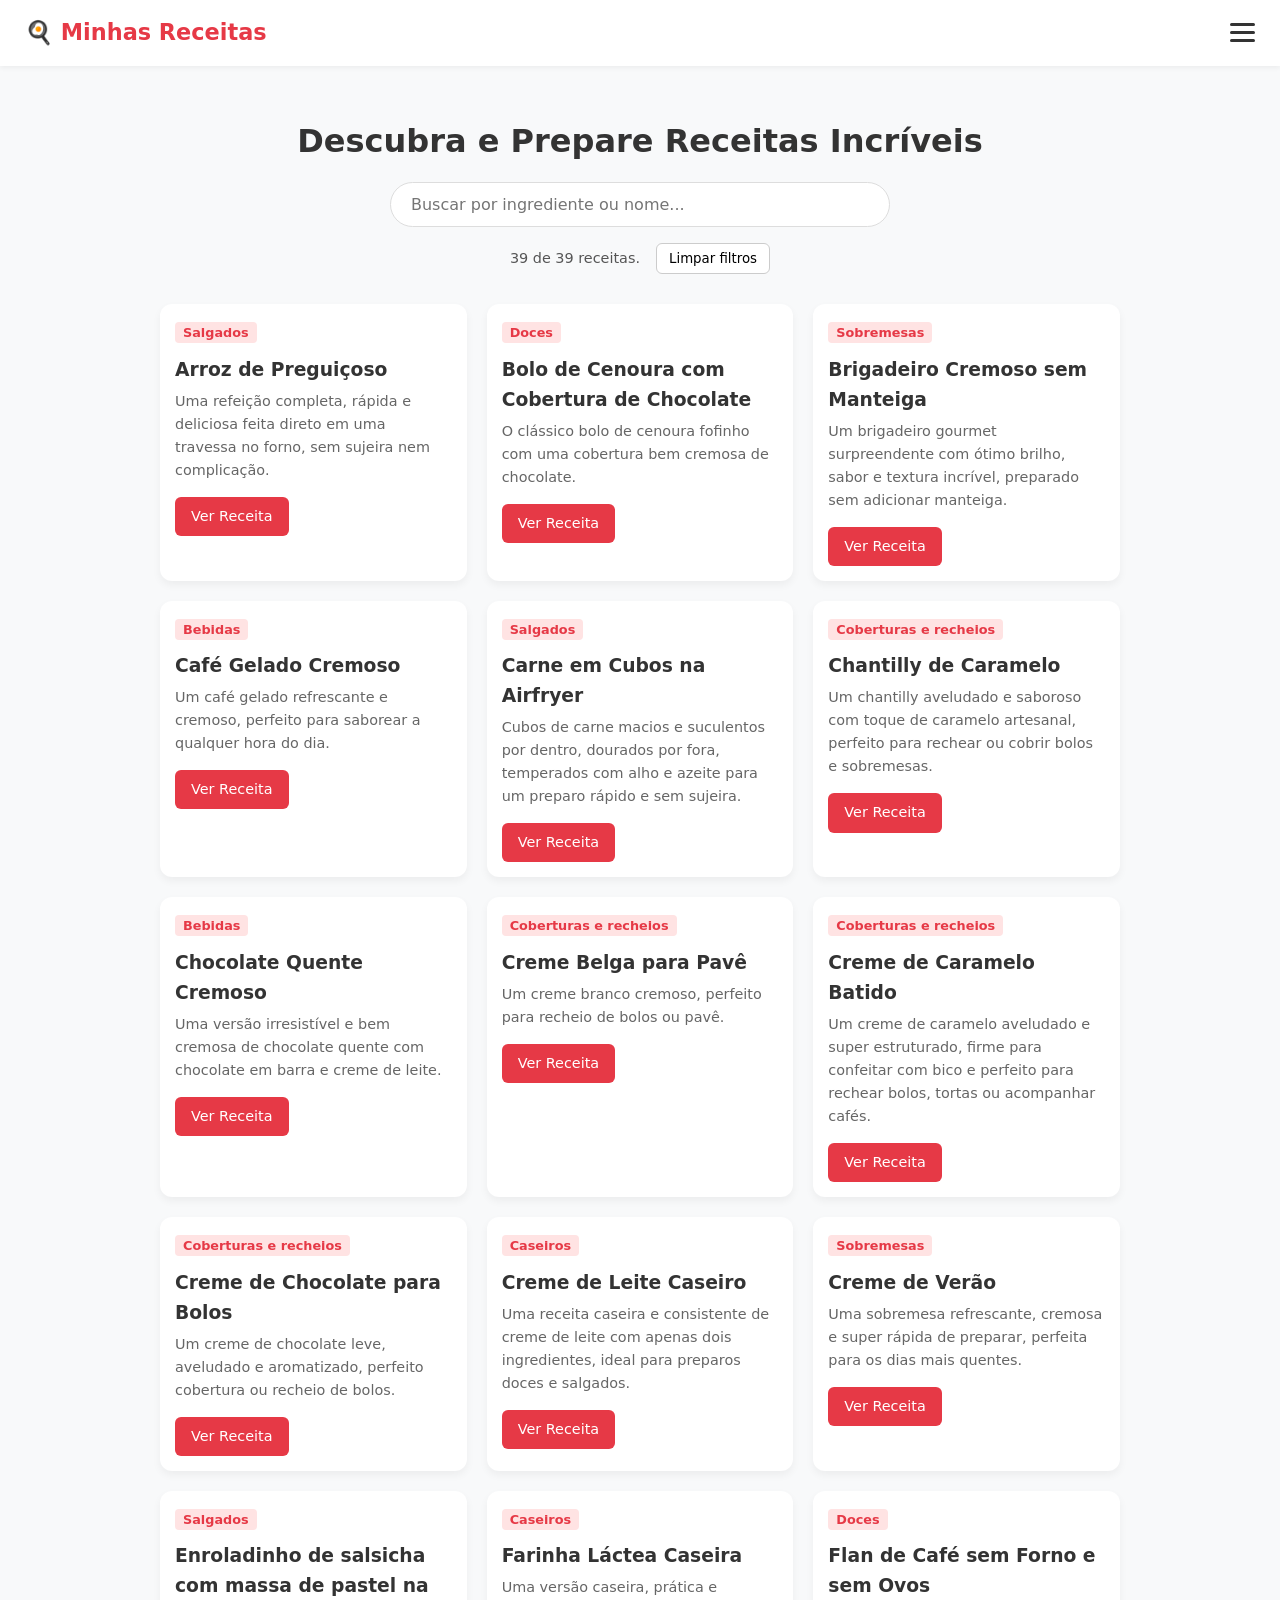
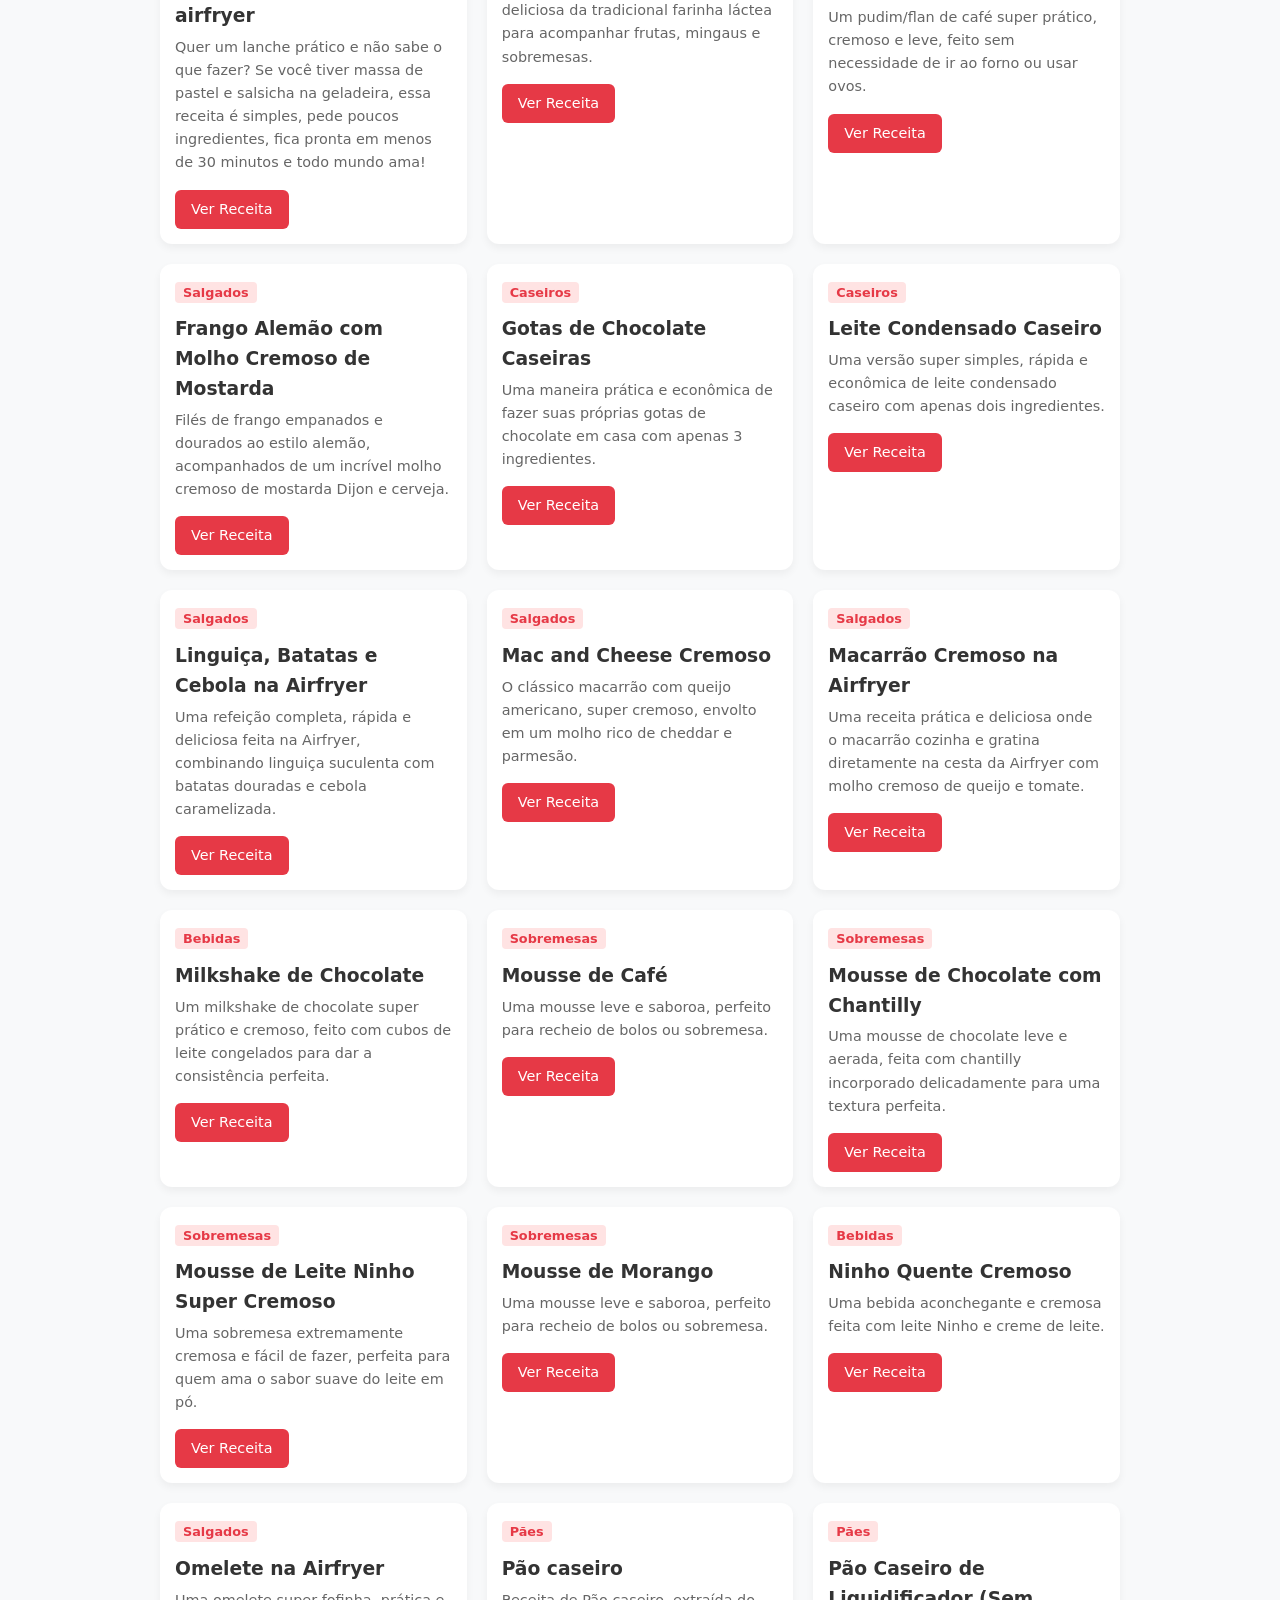
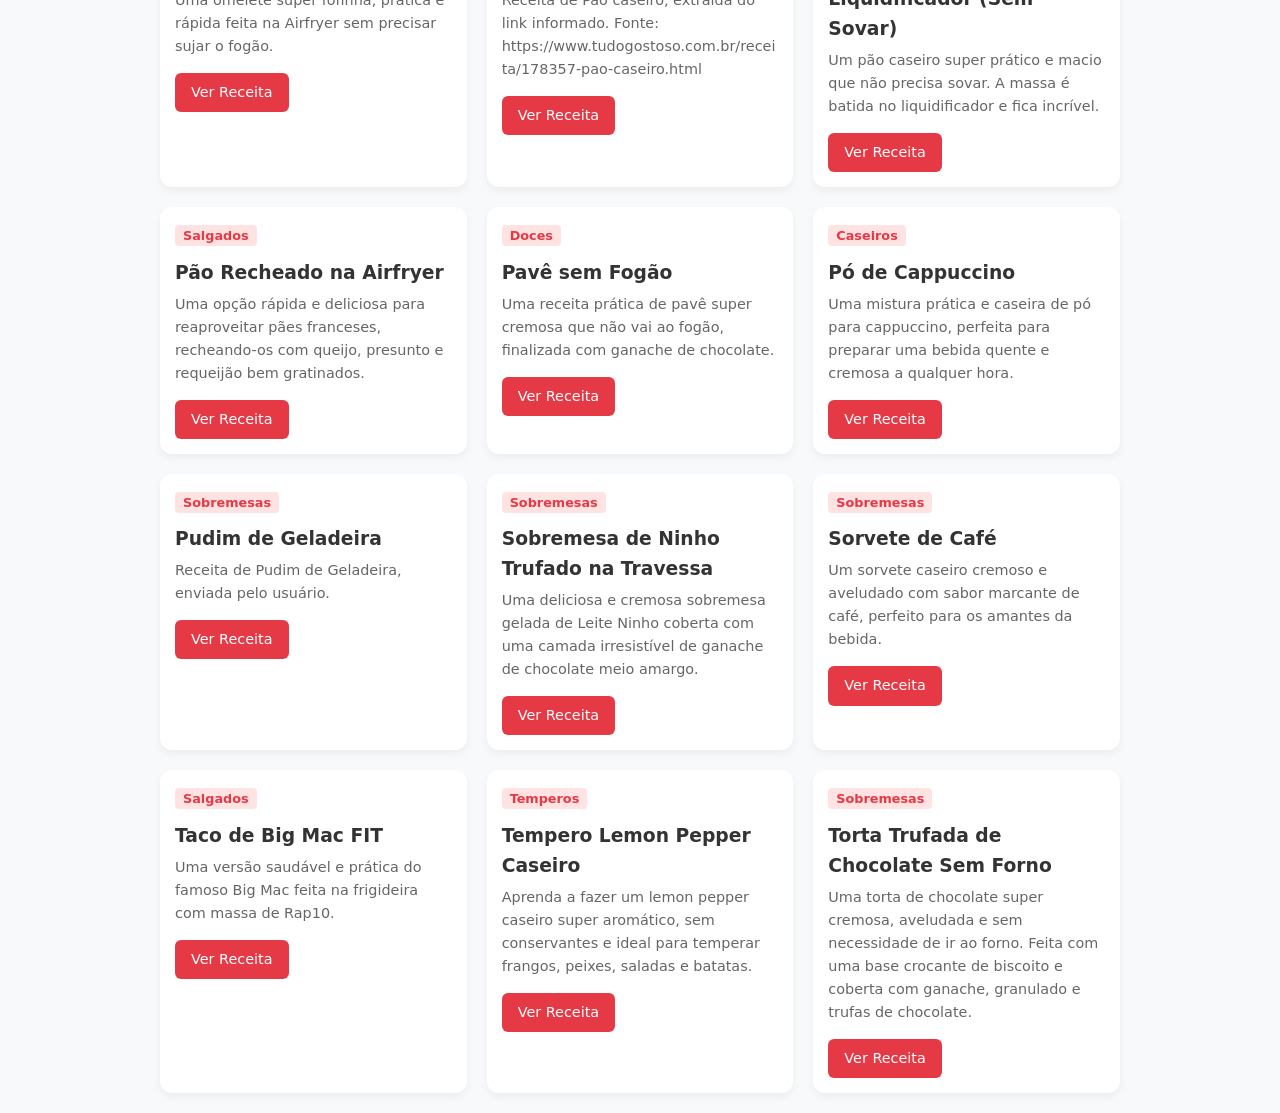
<file: index.html>
<!doctype html>
<html lang="pt-BR"><head><meta charset="utf-8"><meta name="viewport" content="width=device-width,initial-scale=1"><title>Minhas Receitas</title><link rel="stylesheet" href="style.css"><script src="receitas.js?v=remote-1" defer></script><script src="catalogo.js?v=remote-1" defer></script></head>
<body><header class="navbar"><div class="logo"><a href="index.html">🍳 Minhas Receitas</a></div><button class="hamburger-btn" id="hamburgerBtn" aria-label="Abrir categorias" aria-expanded="false" aria-controls="navMenu"><span></span><span></span><span></span></button><nav class="nav-menu" id="navMenu"><h3>Categorias</h3><ul id="categorias"></ul><hr><ul><li><a href="sobre.html">Sobre o Site</a></li></ul></nav></header>
<main class="container"><section class="hero"><h1>Descubra e Prepare Receitas Incríveis</h1><label class="sr-only" for="searchInput">Buscar por ingrediente ou nome</label><input type="search" id="searchInput" placeholder="Buscar por ingrediente ou nome..."><div class="filtros"><p id="catalogoStatus" role="status">Carregando catálogo…</p><button id="limparFiltros" type="button">Limpar filtros</button></div></section><p id="catalogoAviso" class="aviso" role="status" hidden></p><section id="receitasGrid" class="grid-receitas" aria-label="Receitas"><p>Carregando receitas…</p></section></main></body></html>
</file>
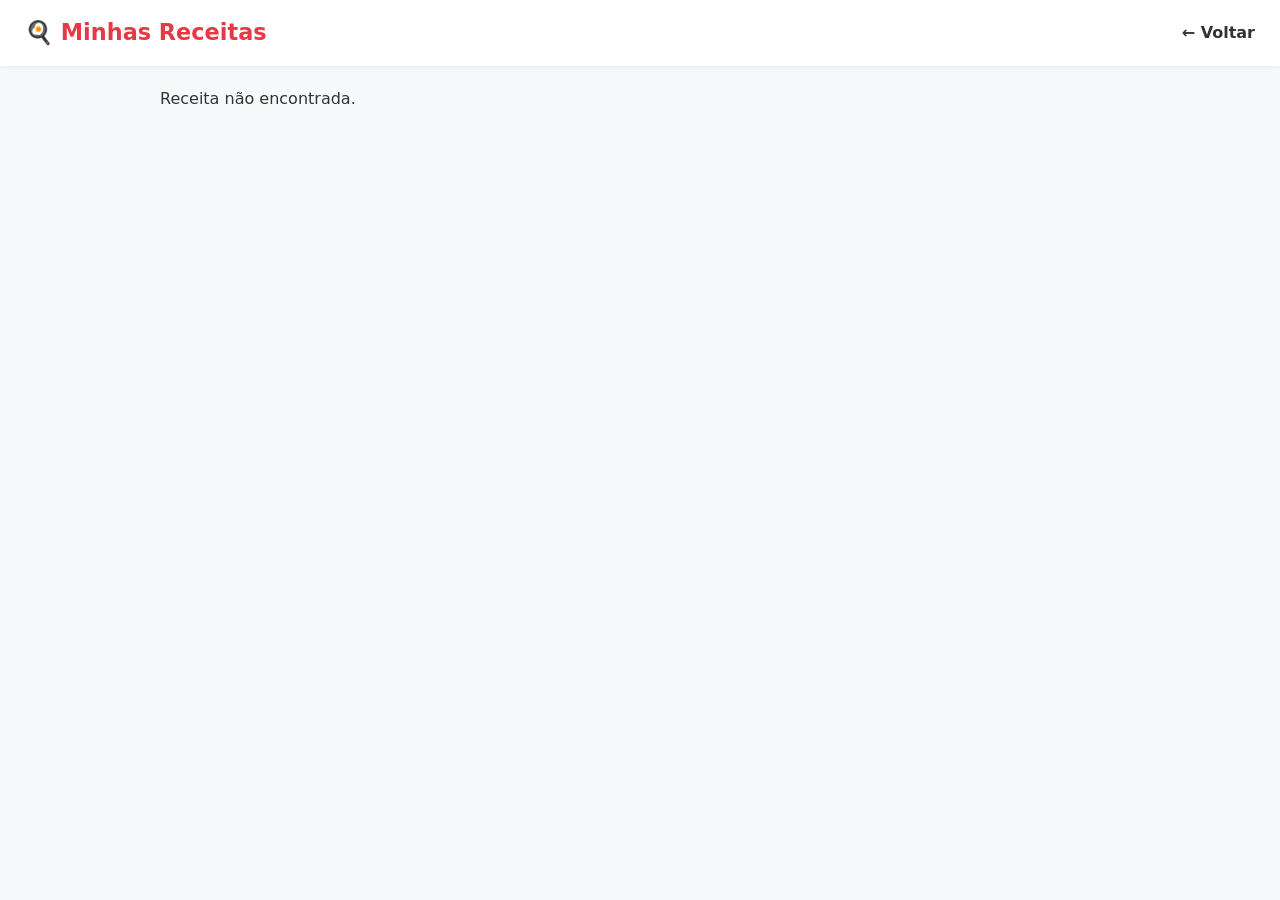
<file: receita.html>
<!doctype html>
<html lang="pt-BR"><head><meta charset="utf-8"><meta name="viewport" content="width=device-width,initial-scale=1"><title>Receita · Minhas Receitas</title><link rel="stylesheet" href="style.css?v=compartilhar-1"><script src="receitas.js" defer></script><script src="compartilhar.js?v=1" defer></script><script src="detalhes.js?v=compartilhar-1" defer></script></head><body><header class="navbar"><div class="logo"><a href="index.html">🍳 Minhas Receitas</a></div><a href="index.html" class="btn-back">← Voltar</a></header><main class="container" id="receitaContainer"><p>Carregando receita…</p></main></body></html>
</file>
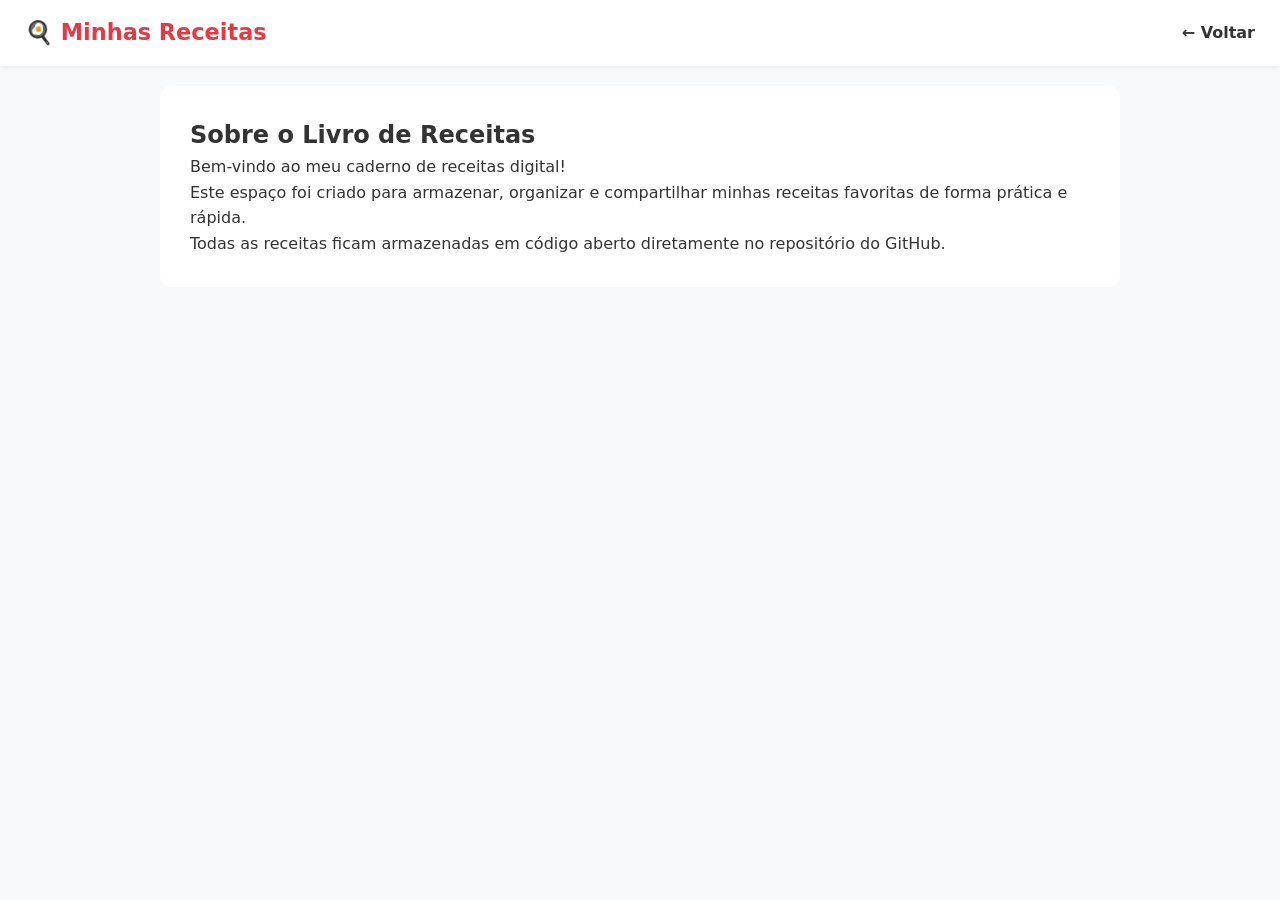
<file: sobre.html>
<!DOCTYPE html>
<html lang="pt-BR">
<head>
  <meta charset="UTF-8">
  <meta name="viewport" content="width=device-width, initial-scale=1.0">
  <title>Sobre - Minhas Receitas</title>
  <link rel="stylesheet" href="style.css">
</head>
<body>

  <header class="navbar">
    <div class="logo">
      <a href="index.html">🍳 Minhas Receitas</a>
    </div>
    <a href="index.html" class="btn-back">← Voltar</a>
  </header>

  <main class="container">
    <section class="sobre-box">
      <h1>Sobre o Livro de Receitas</h1>
      <p>Bem-vindo ao meu caderno de receitas digital!</p>
      <p>Este espaço foi criado para armazenar, organizar e compartilhar minhas receitas favoritas de forma prática e rápida.</p>
      <p>Todas as receitas ficam armazenadas em código aberto diretamente no repositório do GitHub.</p>
    </section>
  </main>

</body>
</html>
</file>
<file: style.css>
* {
  box-sizing: border-box;
  margin: 0;
  padding: 0;
  font-family: system-ui, -apple-system, BlinkMacSystemFont, 'Segoe UI', Roboto, sans-serif;
}

body {
  background-color: #f8f9fa;
  color: #333;
  line-height: 1.6;
}

.container {
  max-width: 1000px;
  margin: 0 auto;
  padding: 20px;
}

/* NAVBAR & HAMBURGER */
.navbar {
  display: flex;
  justify-content: space-between;
  align-items: center;
  background: #ffffff;
  padding: 15px 25px;
  box-shadow: 0 2px 5px rgba(0,0,0,0.05);
  position: relative;
}

.logo a {
  font-size: 1.4rem;
  font-weight: bold;
  text-decoration: none;
  color: #e63946;
}

.hamburger-btn {
  background: none;
  border: none;
  cursor: pointer;
  display: flex;
  flex-direction: column;
  gap: 5px;
}

.hamburger-btn span {
  width: 25px;
  height: 3px;
  background-color: #333;
  border-radius: 2px;
}

.nav-menu {
  display: none;
  position: absolute;
  top: 100%;
  right: 20px;
  background: white;
  width: 220px;
  box-shadow: 0 4px 12px rgba(0,0,0,0.15);
  border-radius: 8px;
  padding: 15px;
  z-index: 100;
}

.nav-menu.active {
  display: block;
}

.nav-menu h3 {
  font-size: 0.9rem;
  color: #888;
  margin-bottom: 10px;
  text-transform: uppercase;
}

.nav-menu ul {
  list-style: none;
}

.nav-menu ul li a {
  display: block;
  padding: 8px 0;
  color: #333;
  text-decoration: none;
}

.nav-menu ul li a:hover {
  color: #e63946;
}

/* HERO & BUSCA */
.hero {
  text-align: center;
  margin: 30px 0;
}

.hero h1 {
  margin-bottom: 15px;
  font-size: 2rem;
}

#searchInput {
  width: 100%;
  max-width: 500px;
  padding: 12px 20px;
  font-size: 1rem;
  border: 1px solid #ddd;
  border-radius: 25px;
  outline: none;
}

/* GRID & CARDS */
.grid-receitas {
  display: grid;
  grid-template-columns: repeat(auto-fill, minmax(280px, 1fr));
  gap: 20px;
}

.card {
  background: white;
  border-radius: 12px;
  overflow: hidden;
  box-shadow: 0 4px 8px rgba(0,0,0,0.05);
  transition: transform 0.2s;
}

.card:hover {
  transform: translateY(-4px);
}

.card img {
  width: 100%;
  height: 180px;
  object-fit: cover;
}

.card-content {
  padding: 15px;
}

.badge {
  background: #ffe3e3;
  color: #e63946;
  padding: 3px 8px;
  font-size: 0.8rem;
  border-radius: 4px;
  font-weight: bold;
}

.card h3 {
  margin: 10px 0 5px;
}

.card p {
  color: #666;
  font-size: 0.9rem;
  margin-bottom: 15px;
}

.btn {
  display: inline-block;
  background: #e63946;
  color: white;
  padding: 8px 16px;
  text-decoration: none;
  border-radius: 6px;
  font-size: 0.9rem;
}

.btn-back {
  text-decoration: none;
  color: #333;
  font-weight: bold;
}

/* PÁGINA DA RECEITA */
.receita-detalhe {
  background: white;
  padding: 30px;
  border-radius: 12px;
}

.meta-info {
  margin: 15px 0;
  color: #666;
}

.img-destaque {
  width: 100%;
  max-height: 400px;
  object-fit: cover;
  border-radius: 8px;
  margin: 15px 0;
}

.secao-receita {
  margin-top: 25px;
}

.secao-receita h2 {
  margin-bottom: 10px;
  border-bottom: 2px solid #eee;
  padding-bottom: 5px;
}

.secao-receita ul, .secao-receita ol {
  padding-left: 20px;
}

.secao-receita li {
  margin-bottom: 8px;
}

.sobre-box {
  background: white;
  padding: 30px;
  border-radius: 12px;
}
/* Catalogo dinamico e acessibilidade */
.nav-menu button{display:block;width:100%;padding:8px 0;border:0;background:none;color:#333;font:inherit;text-align:left;cursor:pointer}
.nav-menu button:hover,.nav-menu button[aria-pressed="true"]{color:#b51d2a;font-weight:600}
.filtros{display:flex;align-items:center;justify-content:center;gap:16px;flex-wrap:wrap;margin-top:16px;color:#555;font-size:.9rem}
.filtros button{background:white;border:1px solid #ccc;border-radius:6px;padding:7px 12px;cursor:pointer}
.aviso{background:#fff4d6;border:1px solid #dfc16a;border-radius:8px;padding:12px;margin-bottom:20px;overflow-wrap:anywhere}
.card-content,.receita-detalhe{overflow-wrap:anywhere}.grid-receitas{grid-template-columns:repeat(auto-fill,minmax(min(100%,280px),1fr))}
button:focus-visible,a:focus-visible,input:focus-visible{outline:3px solid #b51d2a;outline-offset:3px}
.sr-only{position:absolute;width:1px;height:1px;padding:0;overflow:hidden;clip:rect(0,0,0,0);white-space:nowrap}
@media(max-width:500px){.navbar{padding:14px 16px}.logo a{font-size:1.15rem}.hero h1{font-size:1.5rem}.receita-detalhe{padding:18px}.container{padding:16px}.btn-back{font-size:.9rem}}
/* Compartilhamento da receita completa */
.compartilhar-receita{margin:18px 0 24px;padding:18px;background:#fff5f4;border:1px solid #f4d5d2;border-radius:10px}
.compartilhar-acoes{display:flex;gap:10px;flex-wrap:wrap}
.compartilhar-acoes .btn{border:0;font:inherit;font-size:.9rem;cursor:pointer;min-height:44px;text-align:center}
.compartilhar-whatsapp{background:#16733d}
.compartilhar-secundario{background:#fff;color:#99303a;border:1px solid #d9a5aa!important}
.compartilhar-nota,.compartilhar-status{font-size:.9rem;margin-top:10px;color:#555}
.compartilhar-status:empty{display:none}
.compartilhar-receita textarea{margin-top:12px;width:100%;padding:12px;border:1px solid #b7b7b7;border-radius:6px;font:inherit;font-size:.9rem;resize:vertical;background:white;color:#222;line-height:1.5}
@media(max-width:500px){.compartilhar-receita{padding:12px}.compartilhar-acoes .btn{flex:1 1 140px}}
@media print{.compartilhar-receita{display:none}}
</file>
